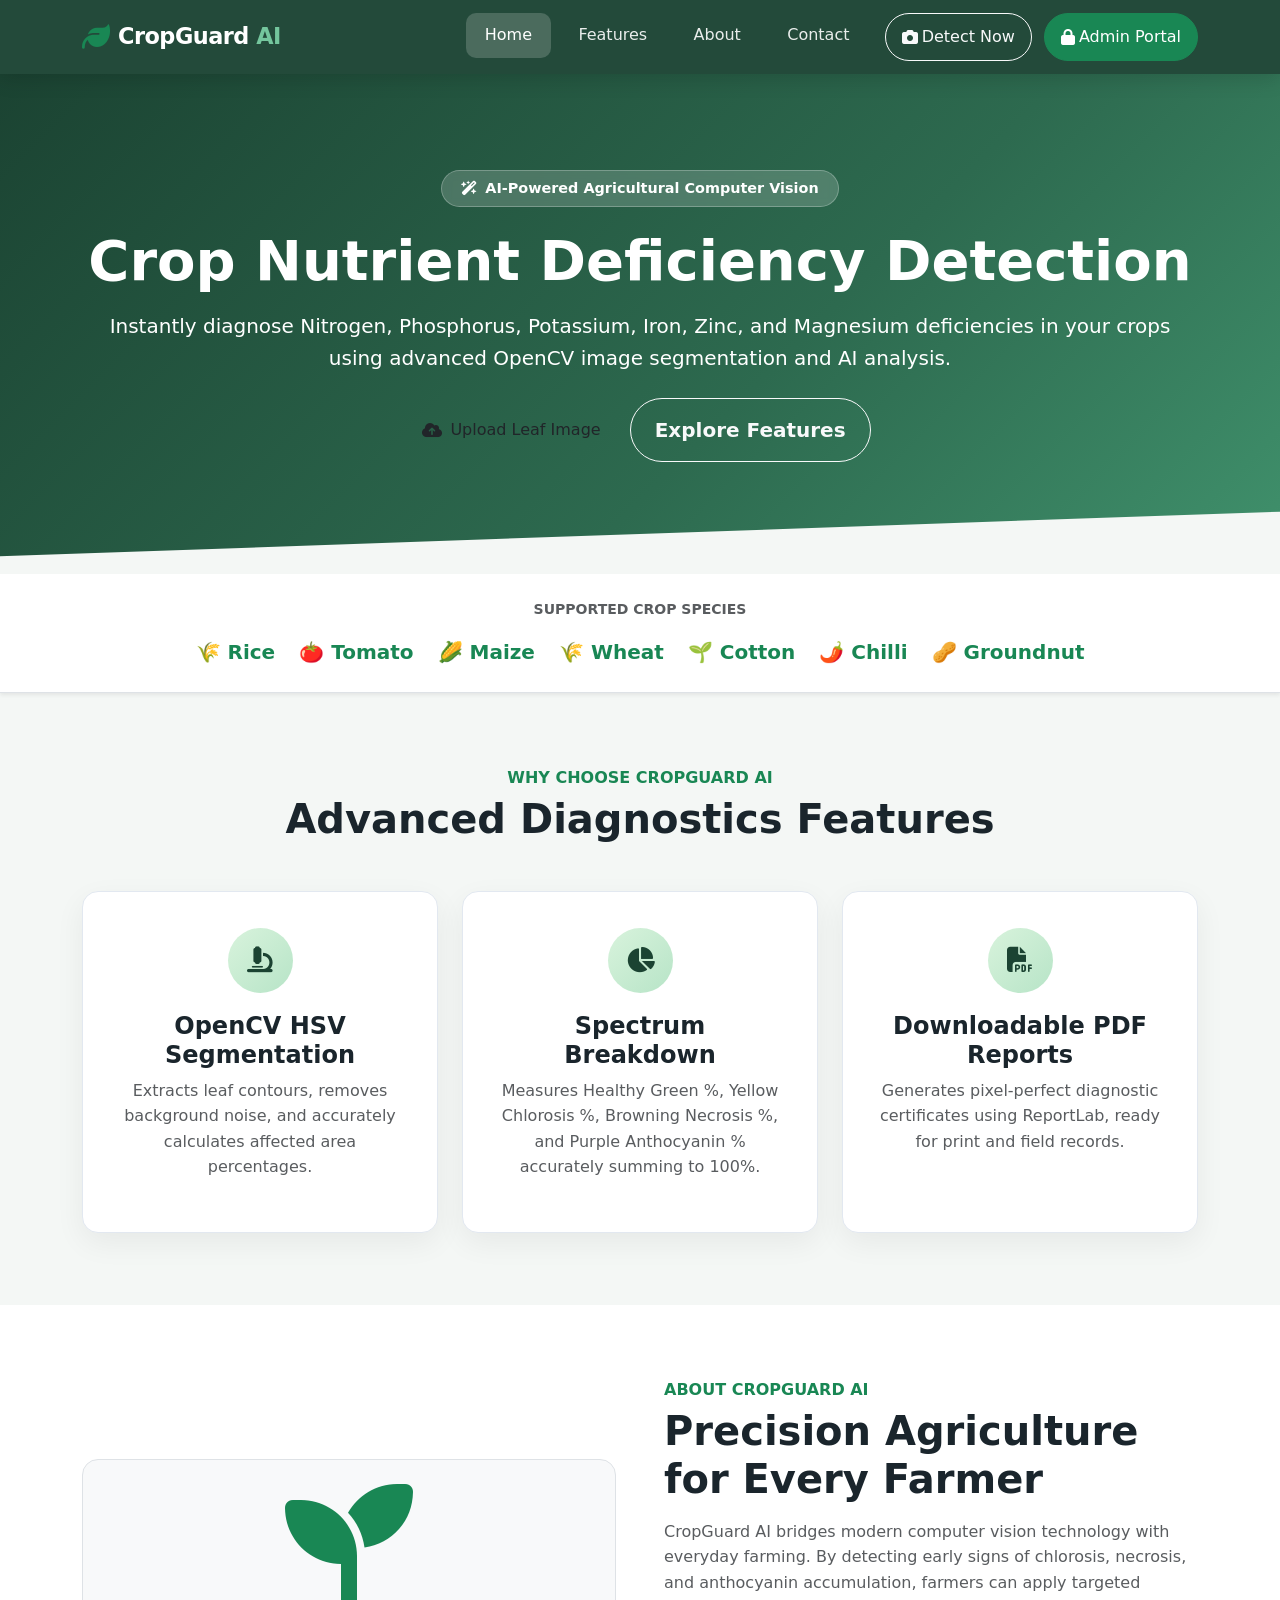
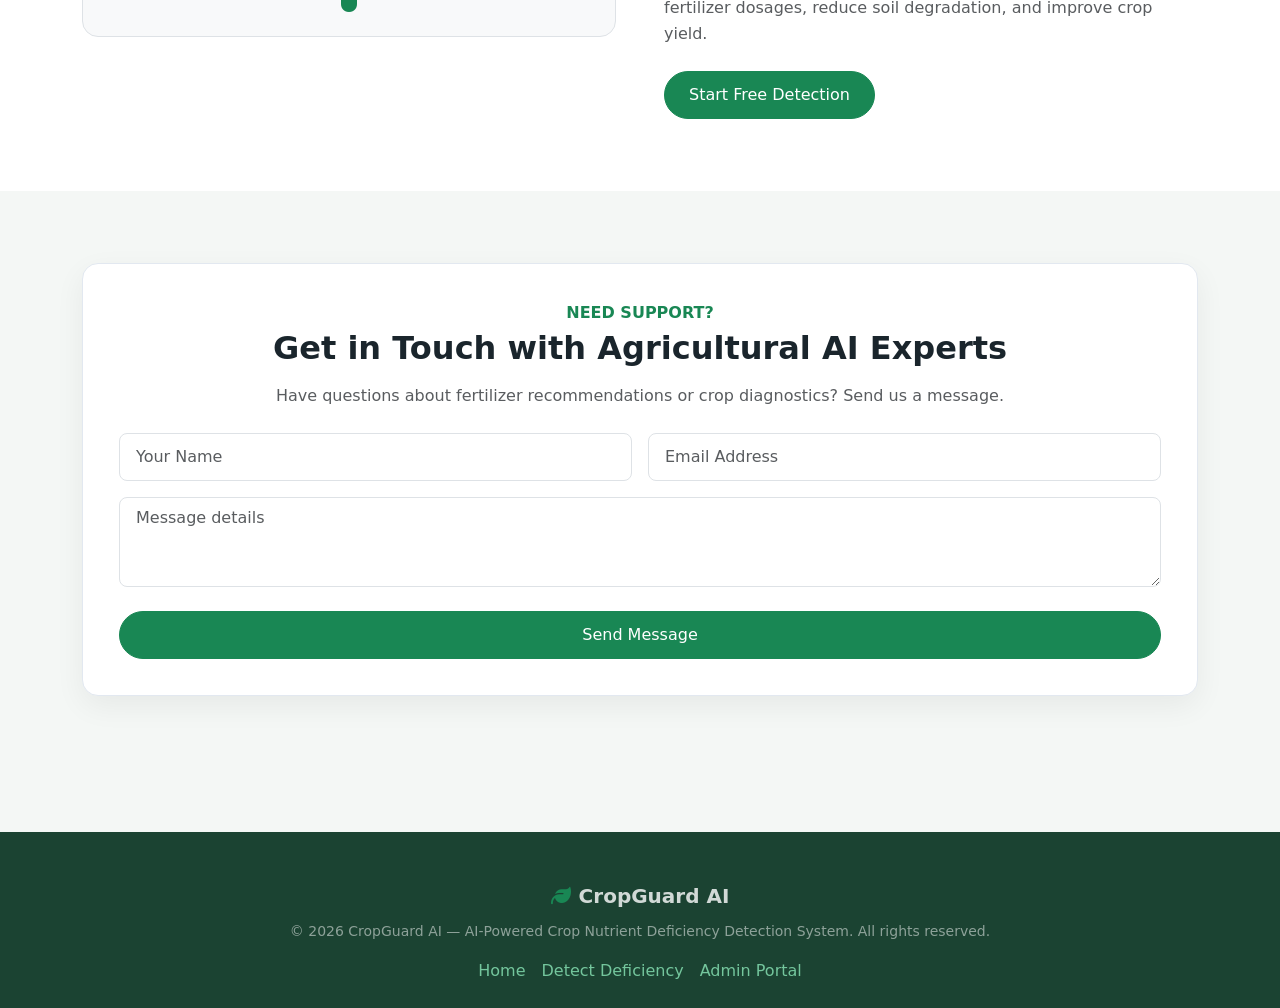
<file: index.html>
<!DOCTYPE html>
<html lang="en">
<head>
    <meta charset="UTF-8">
    <meta name="viewport" content="width=device-width, initial-scale=1.0">
    <title>CropGuard AI - Smart Crop Nutrient Deficiency Detection</title>
    <!-- Bootstrap 5 CSS & Font Awesome -->
    <link href="https://cdn.jsdelivr.net/npm/bootstrap@5.3.0/dist/css/bootstrap.min.css" rel="stylesheet">
    <link href="https://cdnjs.cloudflare.com/ajax/libs/font-awesome/6.4.0/css/all.min.css" rel="stylesheet">
    <link rel="stylesheet" href="/static/css/style.css">
</head>
<body>

    <!-- Navbar -->
    <nav class="navbar navbar-expand-lg navbar-custom">
        <div class="container">
            <a class="navbar-brand d-flex align-items-center gap-2" href="/">
                <i class="fa-solid fa-leaf text-success fs-3"></i>
                <span class="navbar-brand-text">CropGuard <span style="color: #74c69d;">AI</span></span>
            </a>
            <button class="navbar-toggler text-white" type="button" data-bs-toggle="collapse" data-bs-target="#navMenu">
                <i class="fa-solid fa-bars"></i>
            </button>
            <div class="collapse navbar-collapse" id="navMenu">
                <ul class="navbar-nav ms-auto mb-2 mb-lg-0 gap-2">
                    <li class="nav-item"><a class="nav-link nav-link-custom active" href="/">Home</a></li>
                    <li class="nav-item"><a class="nav-link nav-link-custom" href="#features">Features</a></li>
                    <li class="nav-item"><a class="nav-link nav-link-custom" href="#about">About</a></li>
                    <li class="nav-item"><a class="nav-link nav-link-custom" href="#contact">Contact</a></li>
                    <li class="nav-item ms-lg-2"><a class="btn btn-outline-light rounded-pill px-3" href="/detect"><i class="fa-solid fa-camera me-1"></i> Detect Now</a></li>
                    <li class="nav-item ms-lg-1"><a class="btn btn-success rounded-pill px-3" href="/admin/login"><i class="fa-solid fa-lock me-1"></i> Admin Portal</a></li>
                </ul>
            </div>
        </div>
    </nav>

    <!-- Hero Section -->
    <section class="hero-section text-center">
        <div class="container position-relative z-1">
            <span class="hero-badge"><i class="fa-solid fa-wand-magic-sparkles me-2"></i>AI-Powered Agricultural Computer Vision</span>
            <h1 class="display-3 fw-bold mb-3">Crop Nutrient Deficiency Detection</h1>
            <p class="lead max-w-700 mx-auto opacity-90 mb-4">
                Instantly diagnose Nitrogen, Phosphorus, Potassium, Iron, Zinc, and Magnesium deficiencies in your crops using advanced OpenCV image segmentation and AI analysis.
            </p>
            <div class="d-flex justify-content-center gap-3 flex-wrap">
                <a href="/detect" class="btn btn-hero">
                    <i class="fa-solid fa-cloud-arrow-up me-2"></i> Upload Leaf Image
                </a>
                <a href="#features" class="btn btn-outline-light rounded-pill px-4 py-3 fw-semibold fs-5">
                    Explore Features
                </a>
            </div>
        </div>
    </section>

    <!-- Supported Crops Ribbon -->
    <section class="bg-white py-4 shadow-sm border-bottom">
        <div class="container text-center">
            <p class="text-muted fw-bold text-uppercase small tracking-wide mb-3">Supported Crop Species</p>
            <div class="d-flex justify-content-center align-items-center gap-4 flex-wrap text-success fs-5 fw-semibold">
                <span>🌾 Rice</span>
                <span>🍅 Tomato</span>
                <span>🌽 Maize</span>
                <span>🌾 Wheat</span>
                <span>🌱 Cotton</span>
                <span>🌶️ Chilli</span>
                <span>🥜 Groundnut</span>
            </div>
        </div>
    </section>

    <!-- Features Section -->
    <section id="features" class="py-5">
        <div class="container py-4">
            <div class="text-center mb-5">
                <span class="text-success fw-bold text-uppercase tracking-wide">Why Choose CropGuard AI</span>
                <h2 class="display-6 fw-bold mt-1">Advanced Diagnostics Features</h2>
            </div>
            <div class="row g-4">
                <div class="col-md-4">
                    <div class="glass-card h-100 text-center">
                        <div class="feature-icon-wrapper mx-auto"><i class="fa-solid fa-microscope"></i></div>
                        <h4 class="fw-bold mb-2">OpenCV HSV Segmentation</h4>
                        <p class="text-muted">Extracts leaf contours, removes background noise, and accurately calculates affected area percentages.</p>
                    </div>
                </div>
                <div class="col-md-4">
                    <div class="glass-card h-100 text-center">
                        <div class="feature-icon-wrapper mx-auto"><i class="fa-solid fa-chart-pie"></i></div>
                        <h4 class="fw-bold mb-2">Spectrum Breakdown</h4>
                        <p class="text-muted">Measures Healthy Green %, Yellow Chlorosis %, Browning Necrosis %, and Purple Anthocyanin % accurately summing to 100%.</p>
                    </div>
                </div>
                <div class="col-md-4">
                    <div class="glass-card h-100 text-center">
                        <div class="feature-icon-wrapper mx-auto"><i class="fa-solid fa-file-pdf"></i></div>
                        <h4 class="fw-bold mb-2">Downloadable PDF Reports</h4>
                        <p class="text-muted">Generates pixel-perfect diagnostic certificates using ReportLab, ready for print and field records.</p>
                    </div>
                </div>
            </div>
        </div>
    </section>

    <!-- About Section -->
    <section id="about" class="py-5 bg-white">
        <div class="container py-4">
            <div class="row align-items-center g-5">
                <div class="col-lg-6">
                    <div class="p-4 rounded-4 bg-light border text-center">
                        <i class="fa-solid fa-seedling text-success" style="font-size: 8rem;"></i>
                    </div>
                </div>
                <div class="col-lg-6">
                    <span class="text-success fw-bold text-uppercase tracking-wide">About CropGuard AI</span>
                    <h2 class="display-6 fw-bold mt-1 mb-3">Precision Agriculture for Every Farmer</h2>
                    <p class="text-muted leading-relaxed mb-4">
                        CropGuard AI bridges modern computer vision technology with everyday farming. By detecting early signs of chlorosis, necrosis, and anthocyanin accumulation, farmers can apply targeted fertilizer dosages, reduce soil degradation, and improve crop yield.
                    </p>
                    <a href="/detect" class="btn btn-success rounded-pill px-4 py-2 font-semibold">Start Free Detection</a>
                </div>
            </div>
        </div>
    </section>

    <!-- Contact Section -->
    <section id="contact" class="py-5">
        <div class="container py-4 text-center">
            <div class="max-w-700 mx-auto glass-card">
                <span class="text-success fw-bold text-uppercase tracking-wide">Need Support?</span>
                <h2 class="fw-bold mt-1 mb-3">Get in Touch with Agricultural AI Experts</h2>
                <p class="text-muted mb-4">Have questions about fertilizer recommendations or crop diagnostics? Send us a message.</p>
                <form onsubmit="alert('Thank you! Our agricultural expert will contact you shortly.'); return false;">
                    <div class="row g-3">
                        <div class="col-md-6"><input type="text" class="form-control form-control-lg rounded-3" placeholder="Your Name" required></div>
                        <div class="col-md-6"><input type="email" class="form-control form-control-lg rounded-3" placeholder="Email Address" required></div>
                        <div class="col-12"><textarea class="form-control form-control-lg rounded-3" rows="3" placeholder="Message details" required></textarea></div>
                        <div class="col-12"><button type="submit" class="btn btn-success btn-lg rounded-pill w-100">Send Message</button></div>
                    </div>
                </form>
            </div>
        </div>
    </section>

    <!-- Footer -->
    <footer class="footer-custom">
        <div class="container text-center">
            <p class="fw-bold fs-5 mb-2"><i class="fa-solid fa-leaf text-success me-2"></i>CropGuard AI</p>
            <p class="small text-white-50 mb-3">&copy; 2026 CropGuard AI — AI-Powered Crop Nutrient Deficiency Detection System. All rights reserved.</p>
            <div class="d-flex justify-content-center gap-3">
                <a href="/">Home</a>
                <a href="/detect">Detect Deficiency</a>
                <a href="/admin/login">Admin Portal</a>
            </div>
        </div>
    </footer>

    <script src="https://cdn.jsdelivr.net/npm/bootstrap@5.3.0/dist/js/bootstrap.bundle.min.js"></script>
</body>
</html>
</file>
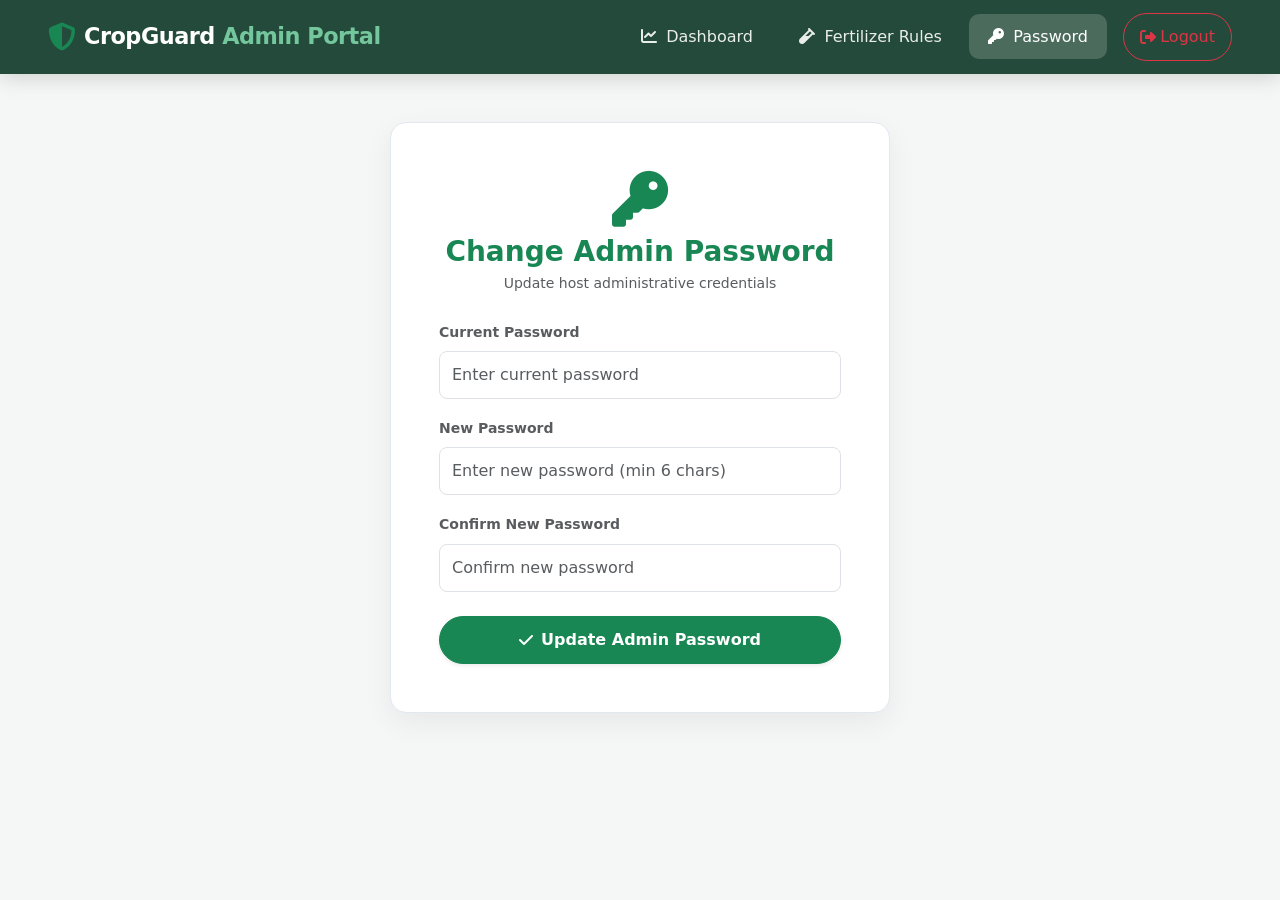
<file: admin_password.html>
<!DOCTYPE html>
<html lang="en">
<head>
    <meta charset="UTF-8">
    <meta name="viewport" content="width=device-width, initial-scale=1.0">
    <title>CropGuard AI - Change Admin Password</title>
    <link href="https://cdn.jsdelivr.net/npm/bootstrap@5.3.0/dist/css/bootstrap.min.css" rel="stylesheet">
    <link href="https://cdnjs.cloudflare.com/ajax/libs/font-awesome/6.4.0/css/all.min.css" rel="stylesheet">
    <link rel="stylesheet" href="/static/css/style.css">
</head>
<body>

    <!-- Admin Navigation -->
    <nav class="navbar navbar-expand-lg navbar-custom">
        <div class="container-fluid px-4">
            <a class="navbar-brand d-flex align-items-center gap-2" href="/admin/dashboard">
                <i class="fa-solid fa-shield-halved text-success fs-3"></i>
                <span class="navbar-brand-text">CropGuard <span style="color: #74c69d;">Admin Portal</span></span>
            </a>
            <div class="navbar-nav ms-auto gap-2 align-items-center">
                <a class="nav-link nav-link-custom" href="/admin/dashboard"><i class="fa-solid fa-chart-line me-1"></i> Dashboard</a>
                <a class="nav-link nav-link-custom" href="/admin/fertilizers"><i class="fa-solid fa-vial me-1"></i> Fertilizer Rules</a>
                <a class="nav-link nav-link-custom active" href="/admin/password"><i class="fa-solid fa-key me-1"></i> Password</a>
                <a class="btn btn-outline-danger btn-sm rounded-pill px-3 ms-2" href="/admin/logout"><i class="fa-solid fa-right-from-bracket me-1"></i> Logout</a>
            </div>
        </div>
    </nav>

    <!-- Change Password Form -->
    <div class="container py-5">
        <div class="max-w-700 mx-auto glass-card bg-white p-5" style="max-width: 500px;">
            <div class="text-center mb-4">
                <i class="fa-solid fa-key text-success display-4 mb-2"></i>
                <h3 class="fw-bold text-success mb-1">Change Admin Password</h3>
                <p class="text-muted small">Update host administrative credentials</p>
            </div>

            <div id="pw-alert"></div>

            <form onsubmit="handlePasswordChange(event)">
                <div class="mb-3">
                    <label class="form-label fw-bold small text-muted">Current Password</label>
                    <input type="password" id="curr-pw" class="form-control rounded-3" placeholder="Enter current password" required>
                </div>
                <div class="mb-3">
                    <label class="form-label fw-bold small text-muted">New Password</label>
                    <input type="password" id="new-pw" class="form-control rounded-3" placeholder="Enter new password (min 6 chars)" required>
                </div>
                <div class="mb-4">
                    <label class="form-label fw-bold small text-muted">Confirm New Password</label>
                    <input type="password" id="confirm-pw" class="form-control rounded-3" placeholder="Confirm new password" required>
                </div>
                <button type="submit" class="btn btn-success btn-lg rounded-pill w-100 fw-bold shadow-sm">
                    <i class="fa-solid fa-check me-2"></i> Update Admin Password
                </button>
            </form>
        </div>
    </div>

    <script src="https://cdn.jsdelivr.net/npm/bootstrap@5.3.0/dist/js/bootstrap.bundle.min.js"></script>
    <script>
        async function handlePasswordChange(e) {
            e.preventDefault();
            const curr = document.getElementById('curr-pw').value;
            const newPw = document.getElementById('new-pw').value;
            const confirmPw = document.getElementById('confirm-pw').value;

            const alertDiv = document.getElementById('pw-alert');
            if (newPw !== confirmPw) {
                alertDiv.innerHTML = '<div class="alert alert-danger">New passwords do not match.</div>';
                return;
            }

            try {
                const res = await fetch('/api/admin/change-password', {
                    method: 'POST',
                    headers: {'Content-Type': 'application/json'},
                    body: JSON.stringify({ current_password: curr, new_password: newPw })
                });
                const data = await res.json();
                if (data.success) {
                    alertDiv.innerHTML = '<div class="alert alert-success">Admin password updated successfully!</div>';
                    document.getElementById('curr-pw').value = '';
                    document.getElementById('new-pw').value = '';
                    document.getElementById('confirm-pw').value = '';
                } else {
                    alertDiv.innerHTML = `<div class="alert alert-danger">${data.message}</div>`;
                }
            } catch (err) {
                alertDiv.innerHTML = '<div class="alert alert-danger">Failed to update password.</div>';
            }
        }
    </script>
</body>
</html>
</file>
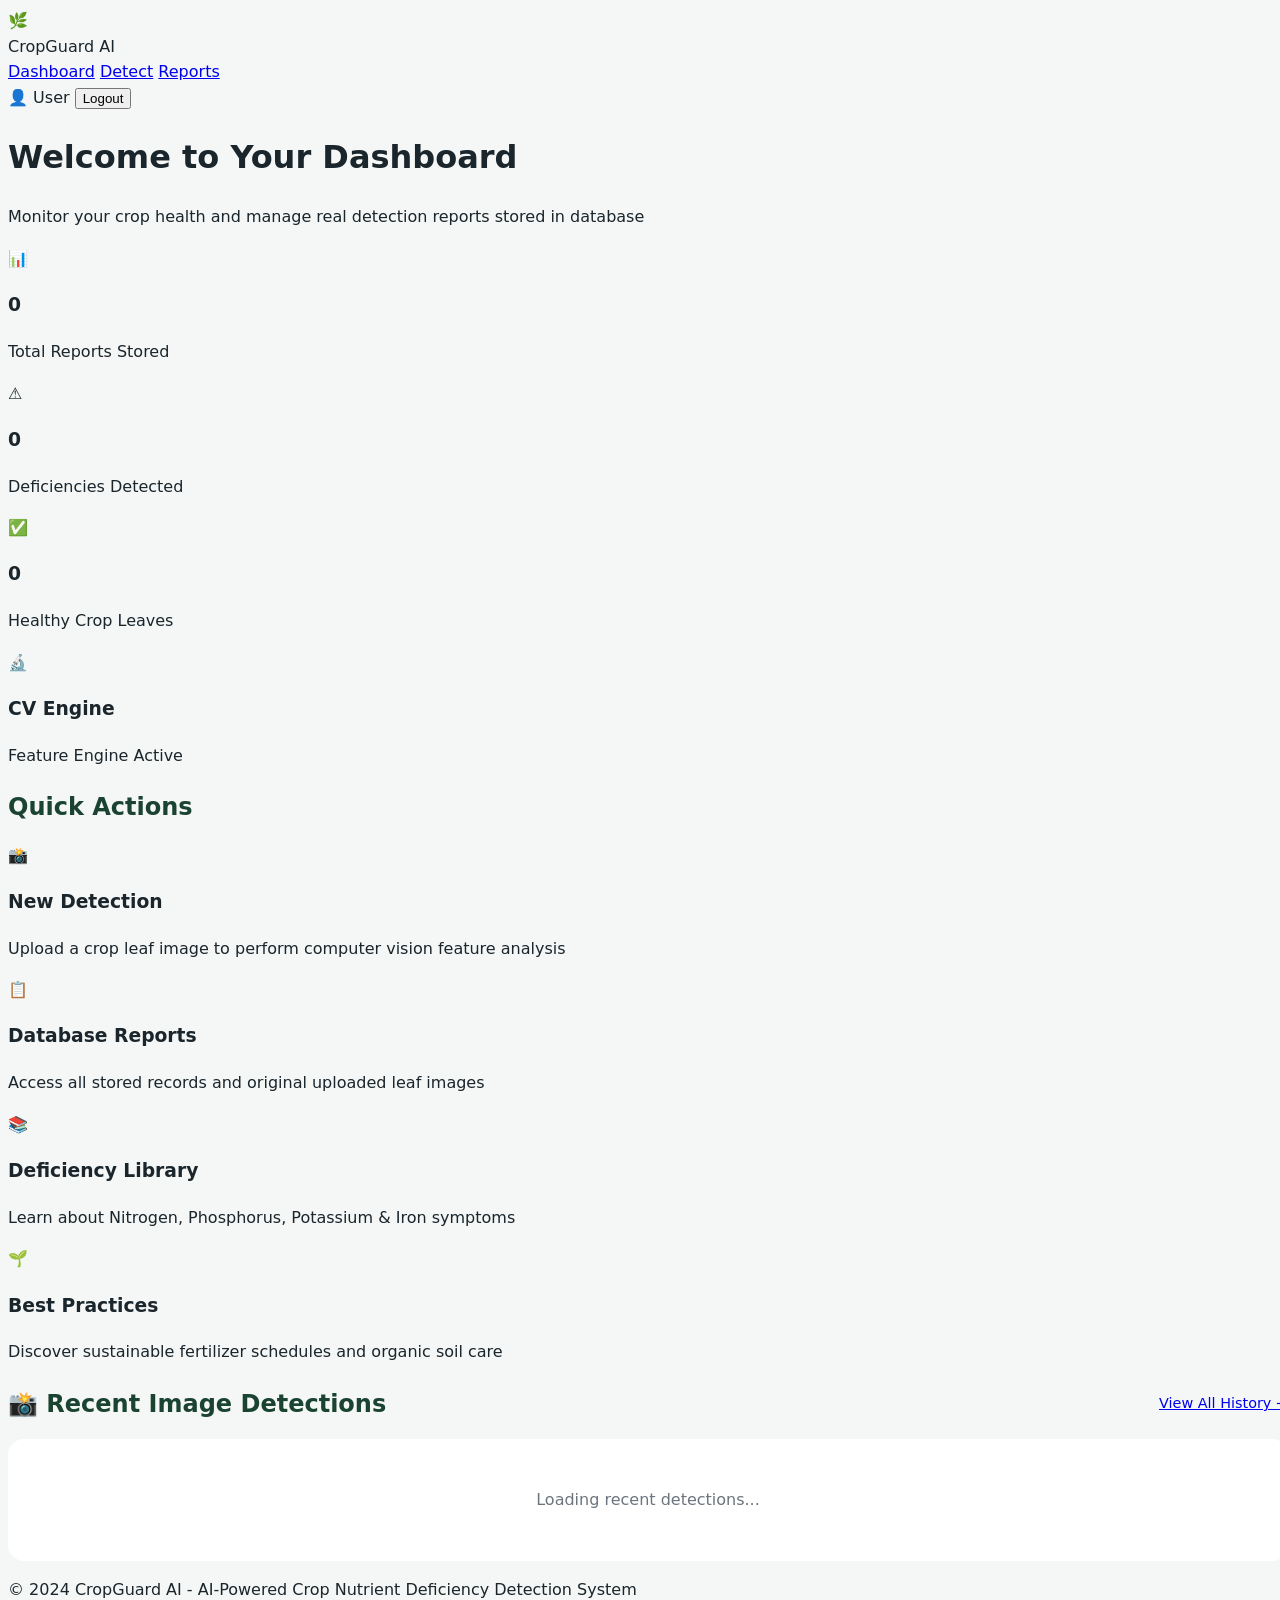
<file: dashboard.html>
<!DOCTYPE html>
<html lang="en">
<head>
    <meta charset="UTF-8">
    <meta name="viewport" content="width=device-width, initial-scale=1.0">
    <title>CropGuard AI - Dashboard</title>
    <link rel="stylesheet" href="/static/css/style.css">
</head>
<body>
    <!-- Navigation -->
    <nav class="navbar">
        <div class="navbar-brand">
            <div class="logo-icon">🌿</div>
            <span>CropGuard AI</span>
        </div>
        <div class="navbar-nav">
            <a href="/dashboard" class="active">Dashboard</a>
            <a href="/detect">Detect</a>
            <a href="/reports">Reports</a>
        </div>
        <div class="nav-user">
            <span class="user-badge" id="user-name" data-name="User">👤 User</span>
            <button class="btn-logout" onclick="handleLogout()">Logout</button>
        </div>
    </nav>

    <!-- Dashboard Content -->
    <div class="dashboard-container">
        <div class="page-header">
            <h1>Welcome to Your Dashboard</h1>
            <p>Monitor your crop health and manage real detection reports stored in database</p>
        </div>

        <!-- Stats Cards -->
        <div class="stats-grid">
            <div class="stat-card">
                <div class="stat-icon blue">📊</div>
                <div class="stat-info">
                    <h3 id="total-reports">0</h3>
                    <p>Total Reports Stored</p>
                </div>
            </div>
            <div class="stat-card">
                <div class="stat-icon orange">⚠️</div>
                <div class="stat-info">
                    <h3 id="deficiency-found">0</h3>
                    <p>Deficiencies Detected</p>
                </div>
            </div>
            <div class="stat-card">
                <div class="stat-icon green">✅</div>
                <div class="stat-info">
                    <h3 id="healthy-crops">0</h3>
                    <p>Healthy Crop Leaves</p>
                </div>
            </div>
            <div class="stat-card">
                <div class="stat-icon purple">🔬</div>
                <div class="stat-info">
                    <h3>CV Engine</h3>
                    <p>Feature Engine Active</p>
                </div>
            </div>
        </div>

        <!-- Quick Actions -->
        <h2 style="margin-bottom: 1rem; color: var(--primary-dark);">Quick Actions</h2>
        <div class="quick-actions">
            <div class="action-card" onclick="window.location.href='/detect'">
                <div class="icon">📸</div>
                <h3>New Detection</h3>
                <p>Upload a crop leaf image to perform computer vision feature analysis</p>
            </div>
            <div class="action-card" onclick="window.location.href='/reports'">
                <div class="icon">📋</div>
                <h3>Database Reports</h3>
                <p>Access all stored records and original uploaded leaf images</p>
            </div>
            <div class="action-card">
                <div class="icon">📚</div>
                <h3>Deficiency Library</h3>
                <p>Learn about Nitrogen, Phosphorus, Potassium & Iron symptoms</p>
            </div>
            <div class="action-card">
                <div class="icon">🌱</div>
                <h3>Best Practices</h3>
                <p>Discover sustainable fertilizer schedules and organic soil care</p>
            </div>
        </div>

        <!-- Recent Activity Feed -->
        <h2 style="margin-bottom: 1rem; color: var(--primary-dark); display: flex; justify-content: space-between; align-items: center;">
            <span>📸 Recent Image Detections</span>
            <a href="/reports" style="font-size: 0.9rem; font-weight: 500;">View All History &rarr;</a>
        </h2>
        <div id="recent-activity" class="recent-grid">
            <div style="padding: 2rem; text-align: center; color: var(--text-muted); background: white; border-radius: var(--radius); width: 100%;">
                <p>Loading recent detections...</p>
            </div>
        </div>
    </div>

    <div class="footer">
        <p>&copy; 2024 CropGuard AI - AI-Powered Crop Nutrient Deficiency Detection System</p>
    </div>

    <script src="/static/js/app.js"></script>
</body>
</html>
</file>
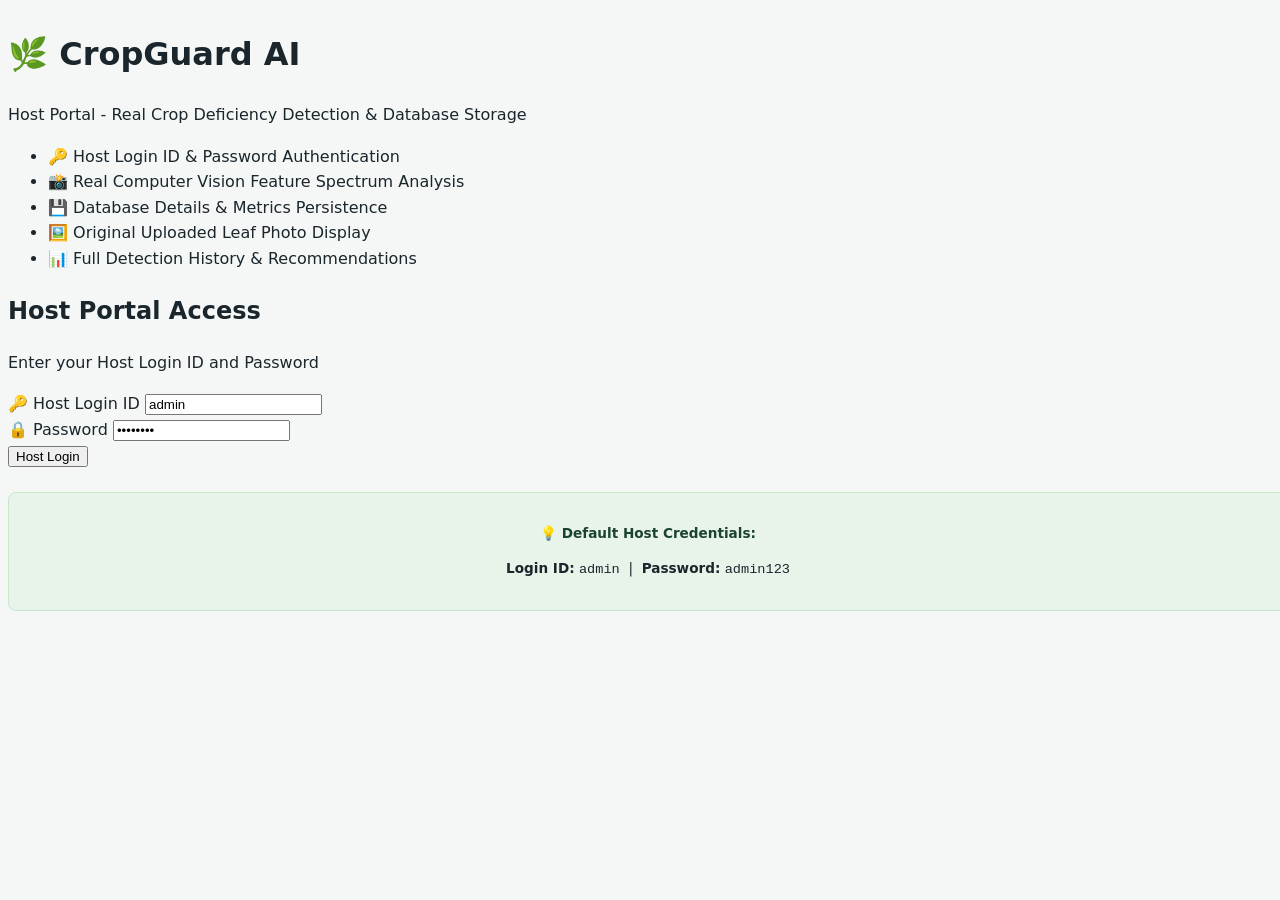
<file: login.html>
<!DOCTYPE html>
<html lang="en">
<head>
    <meta charset="UTF-8">
    <meta name="viewport" content="width=device-width, initial-scale=1.0">
    <title>CropGuard AI - Host Login</title>
    <link rel="stylesheet" href="/static/css/style.css">
</head>
<body>
    <div class="auth-container">
        <div class="auth-left">
            <h1>🌿 CropGuard AI</h1>
            <p>Host Portal - Real Crop Deficiency Detection & Database Storage</p>
            <ul class="features-list">
                <li>🔑 Host Login ID & Password Authentication</li>
                <li>📸 Real Computer Vision Feature Spectrum Analysis</li>
                <li>💾 Database Details & Metrics Persistence</li>
                <li>🖼️ Original Uploaded Leaf Photo Display</li>
                <li>📊 Full Detection History & Recommendations</li>
            </ul>
        </div>
        <div class="auth-right">
            <div class="auth-form">
                <h2>Host Portal Access</h2>
                <p class="subtitle">Enter your Host Login ID and Password</p>
                
                <div id="login-alert" class="alert"></div>
                
                <form onsubmit="handleLogin(event)">
                    <div class="form-group">
                        <label for="username">🔑 Host Login ID</label>
                        <input type="text" id="username" placeholder="Enter Host Login ID" value="admin" required>
                    </div>
                    <div class="form-group">
                        <label for="password">🔒 Password</label>
                        <input type="password" id="password" placeholder="Enter Password" value="admin123" required>
                    </div>
                    <button type="submit" class="btn-primary">Host Login</button>
                </form>

                <div style="margin-top: 1.5rem; background: #e8f4ea; border: 1px solid #c8e6c9; border-radius: 8px; padding: 1rem; text-align: center;">
                    <p style="font-size: 0.85rem; font-weight: 600; color: var(--primary-dark); margin-bottom: 0.4rem;">
                        💡 Default Host Credentials:
                    </p>
                    <p style="font-size: 0.85rem; color: var(--text-dark);">
                        <strong>Login ID:</strong> <code>admin</code> &nbsp;|&nbsp; <strong>Password:</strong> <code>admin123</code>
                    </p>
                </div>
            </div>
        </div>
    </div>
    <script src="/static/js/app.js"></script>
</body>
</html>
</file>
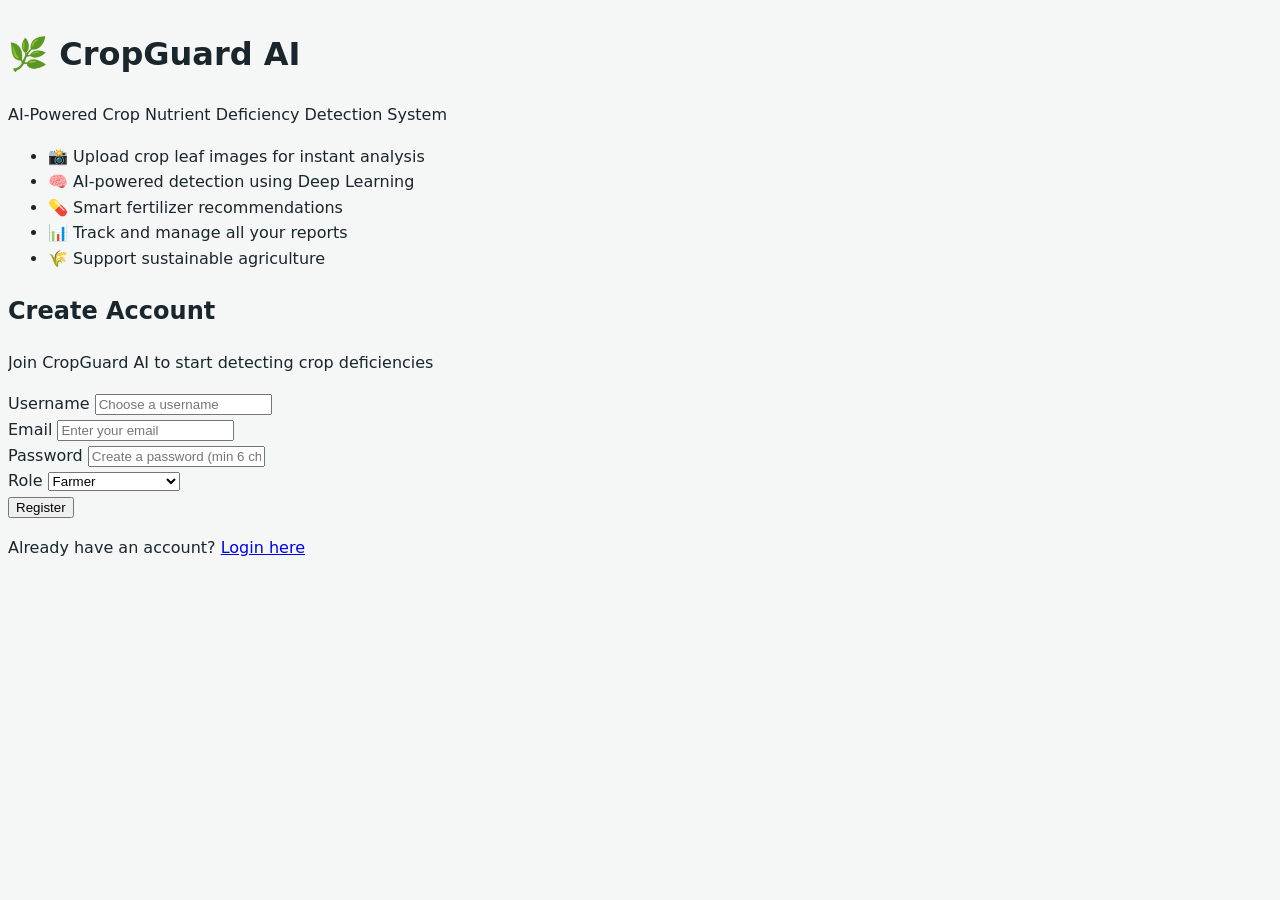
<file: register.html>
<!DOCTYPE html>
<html lang="en">
<head>
    <meta charset="UTF-8">
    <meta name="viewport" content="width=device-width, initial-scale=1.0">
    <title>CropGuard AI - Register</title>
    <link rel="stylesheet" href="/static/css/style.css">
</head>
<body>
    <div class="auth-container">
        <div class="auth-left">
            <h1>🌿 CropGuard AI</h1>
            <p>AI-Powered Crop Nutrient Deficiency Detection System</p>
            <ul class="features-list">
                <li>📸 Upload crop leaf images for instant analysis</li>
                <li>🧠 AI-powered detection using Deep Learning</li>
                <li>💊 Smart fertilizer recommendations</li>
                <li>📊 Track and manage all your reports</li>
                <li>🌾 Support sustainable agriculture</li>
            </ul>
        </div>
        <div class="auth-right">
            <div class="auth-form">
                <h2>Create Account</h2>
                <p class="subtitle">Join CropGuard AI to start detecting crop deficiencies</p>
                
                <div id="register-alert" class="alert"></div>
                
                <form onsubmit="handleRegister(event)">
                    <div class="form-group">
                        <label for="username">Username</label>
                        <input type="text" id="username" placeholder="Choose a username" required>
                    </div>
                    <div class="form-group">
                        <label for="email">Email</label>
                        <input type="email" id="email" placeholder="Enter your email" required>
                    </div>
                    <div class="form-group">
                        <label for="password">Password</label>
                        <input type="password" id="password" placeholder="Create a password (min 6 chars)" required>
                    </div>
                    <div class="form-group">
                        <label for="role">Role</label>
                        <select id="role">
                            <option value="farmer">Farmer</option>
                            <option value="researcher">Researcher</option>
                            <option value="officer">Agricultural Officer</option>
                            <option value="student">Student</option>
                        </select>
                    </div>
                    <button type="submit" class="btn-primary">Register</button>
                </form>
                
                <p class="switch-text">
                    Already have an account? <a href="/login">Login here</a>
                </p>
            </div>
        </div>
    </div>
    <script src="/static/js/app.js"></script>
</body>
</html>
</file>
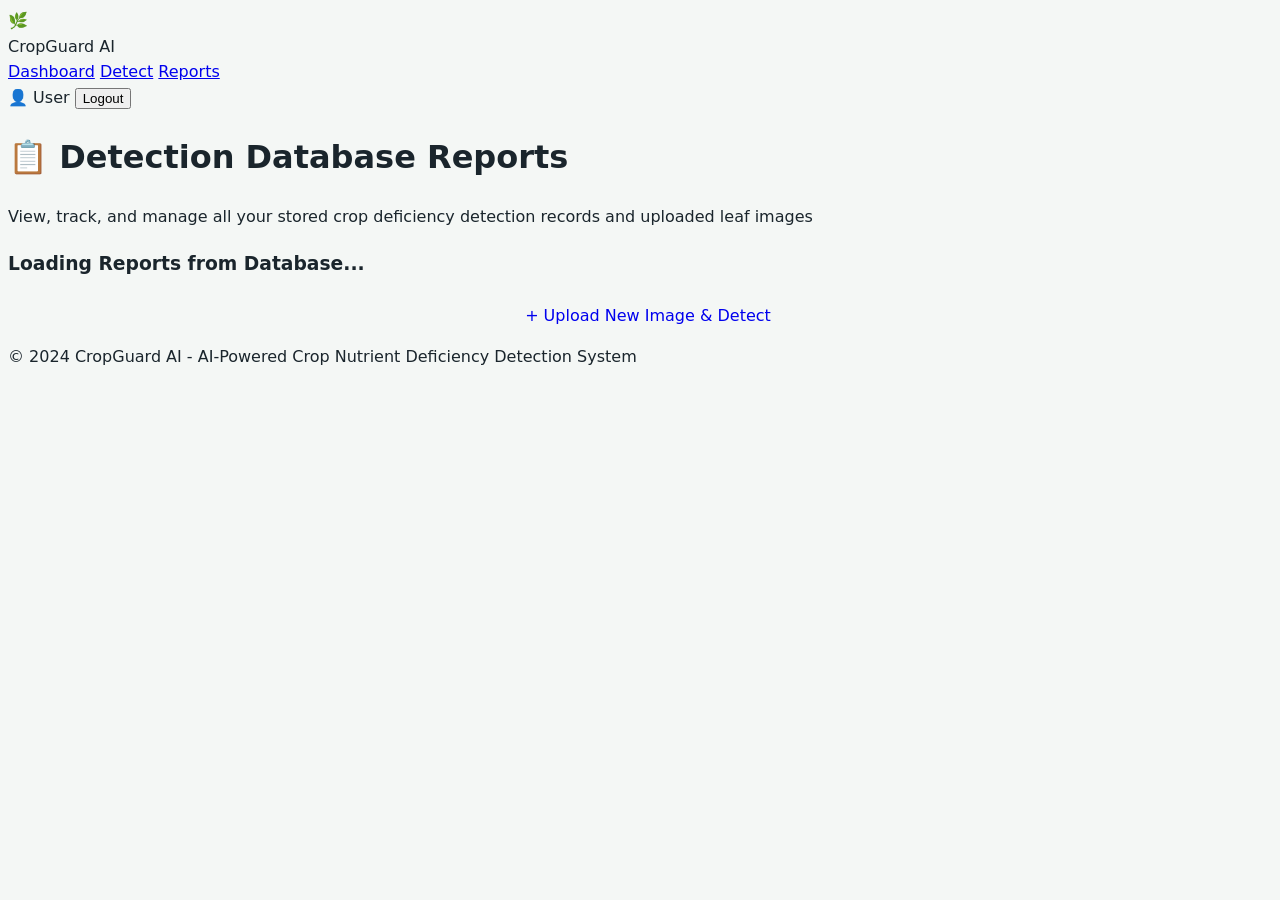
<file: reports.html>
<!DOCTYPE html>
<html lang="en">
<head>
    <meta charset="UTF-8">
    <meta name="viewport" content="width=device-width, initial-scale=1.0">
    <title>CropGuard AI - Database Reports</title>
    <link rel="stylesheet" href="/static/css/style.css">
</head>
<body>
    <!-- Navigation -->
    <nav class="navbar">
        <div class="navbar-brand">
            <div class="logo-icon">🌿</div>
            <span>CropGuard AI</span>
        </div>
        <div class="navbar-nav">
            <a href="/dashboard">Dashboard</a>
            <a href="/detect">Detect</a>
            <a href="/reports" class="active">Reports</a>
        </div>
        <div class="nav-user">
            <span class="user-badge">👤 User</span>
            <button class="btn-logout" onclick="handleLogout()">Logout</button>
        </div>
    </nav>

    <!-- Reports Content -->
    <div class="reports-container">
        <div class="page-header">
            <h1>📋 Detection Database Reports</h1>
            <p>View, track, and manage all your stored crop deficiency detection records and uploaded leaf images</p>
        </div>

        <div id="reports-alert" class="alert"></div>

        <div class="reports-table" id="reports-table-container">
            <div class="loading-overlay active">
                <div class="spinner"></div>
                <h3>Loading Reports from Database...</h3>
            </div>
        </div>

        <div style="margin-top: 1.5rem; text-align: center;">
            <a href="/detect" class="btn-detect" style="text-decoration: none;">+ Upload New Image & Detect</a>
        </div>
    </div>

    <div class="footer">
        <p>&copy; 2024 CropGuard AI - AI-Powered Crop Nutrient Deficiency Detection System</p>
    </div>

    <script src="/static/js/app.js"></script>
</body>
</html>
</file>
<file: static/css/style.css>
/* ===== CropGuard AI - Mobile-First Responsive Design System ===== */
:root {
    --primary: #2d6a4f;
    --primary-light: #40916c;
    --primary-dark: #1b4332;
    --primary-accent: #74c69d;
    --secondary: #d4a373;
    --accent-orange: #e76f51;
    --bg-light: #f4f7f5;
    --bg-white: #ffffff;
    --text-dark: #1a252c;
    --text-muted: #6c757d;
    --border-color: #e2e8f0;
    --card-shadow: 0 10px 30px rgba(0, 0, 0, 0.06);
    --card-shadow-hover: 0 15px 35px rgba(0, 0, 0, 0.12);
    --radius: 16px;
    --radius-sm: 10px;
}

/* Global Reset & Prevent Horizontal Scroll */
*, *::before, *::after {
    box-sizing: border-box;
}

html, body {
    width: 100%;
    max-width: 100%;
    overflow-x: hidden !important;
    font-family: 'Inter', system-ui, -apple-system, BlinkMacSystemFont, 'Segoe UI', Roboto, sans-serif;
    background-color: var(--bg-light);
    color: var(--text-dark);
    line-height: 1.6;
    -webkit-tap-highlight-color: transparent;
}

/* Responsive Touch Targets (Min 48px height) */
.btn, .form-select, .form-control {
    min-height: 48px;
    display: inline-flex;
    align-items: center;
    justify-content: center;
    font-size: 1rem;
}

/* Glassmorphism Navbar */
.navbar-custom {
    background: rgba(27, 67, 50, 0.96);
    backdrop-filter: blur(12px);
    -webkit-backdrop-filter: blur(12px);
    box-shadow: 0 4px 20px rgba(0, 0, 0, 0.15);
    padding: 0.8rem 1.5rem;
    position: sticky;
    top: 0;
    z-index: 1050;
}

.navbar-brand-text {
    font-size: clamp(1.1rem, 4vw, 1.4rem);
    font-weight: 800;
    color: #ffffff !important;
    letter-spacing: -0.5px;
}

.nav-link-custom {
    color: rgba(255, 255, 255, 0.9) !important;
    font-weight: 500;
    padding: 0.6rem 1.2rem !important;
    border-radius: var(--radius-sm);
    transition: all 0.3s ease;
}

.nav-link-custom:hover,
.nav-link-custom.active {
    color: #ffffff !important;
    background: rgba(255, 255, 255, 0.18);
}

/* Hero Section - Scalable Responsive Typography */
.hero-section {
    background: linear-gradient(135deg, #1b4332 0%, #2d6a4f 60%, #40916c 100%);
    color: white;
    padding: clamp(3rem, 8vw, 6rem) 1rem clamp(4rem, 10vw, 7rem);
    position: relative;
    overflow: hidden;
}

.hero-section h1 {
    font-size: clamp(1.8rem, 6vw, 3.5rem);
    line-height: 1.2;
}

.hero-section p {
    font-size: clamp(1rem, 2.5vw, 1.25rem);
}

.hero-section::after {
    content: '';
    position: absolute;
    bottom: -40px;
    left: 0;
    right: 0;
    height: 80px;
    background: var(--bg-light);
    transform: skewY(-2deg);
}

.hero-badge {
    display: inline-block;
    background: rgba(255, 255, 255, 0.18);
    backdrop-filter: blur(5px);
    padding: 0.4rem 1.2rem;
    border-radius: 30px;
    font-size: clamp(0.75rem, 2vw, 0.9rem);
    font-weight: 600;
    margin-bottom: 1.2rem;
    border: 1px solid rgba(255, 255, 255, 0.25);
}

/* Cards & Glassmorphism */
.glass-card {
    background: var(--bg-white);
    border-radius: var(--radius);
    box-shadow: var(--card-shadow);
    border: 1px solid var(--border-color);
    padding: clamp(1.25rem, 4vw, 2.25rem);
    transition: all 0.3s ease;
}

.glass-card:hover {
    box-shadow: var(--card-shadow-hover);
}

/* Feature Icons */
.feature-icon-wrapper {
    width: 65px;
    height: 65px;
    border-radius: 50%;
    background: linear-gradient(135deg, #d8f3dc, #b7e4c7);
    color: var(--primary-dark);
    display: flex;
    align-items: center;
    justify-content: center;
    font-size: 1.6rem;
    margin-bottom: 1.2rem;
}

/* Severity Badges */
.severity-badge {
    display: inline-block;
    padding: 0.4rem 1rem;
    border-radius: 30px;
    font-size: 0.85rem;
    font-weight: 700;
}
.severity-mild { background: #d4edda; color: #155724; border: 1px solid #c3e6cb; }
.severity-moderate { background: #fff3cd; color: #856404; border: 1px solid #ffeeba; }
.severity-severe { background: #f8d7da; color: #721c24; border: 1px solid #f5c6cb; }
.severity-none { background: #e2e3e5; color: #383d41; border: 1px solid #d6d8db; }

/* Progress Bars */
.progress-bar-custom {
    height: 10px;
    border-radius: 5px;
    background: #e9ecef;
    overflow: hidden;
}
.progress-bar-custom .fill {
    height: 100%;
    border-radius: 5px;
    transition: width 1s ease-in-out;
}

/* Action Plan Container */
.recommendation-card {
    background: #e8f5e9;
    border-left: 5px solid var(--primary);
    border-radius: 0 var(--radius-sm) var(--radius-sm) 0;
    padding: clamp(1rem, 3vw, 1.75rem);
}

/* Responsive Table Styling */
.table-responsive {
    width: 100%;
    overflow-x: auto;
    -webkit-overflow-scrolling: touch;
}

.custom-table {
    width: 100%;
    border-collapse: separate;
    border-spacing: 0;
    background: white;
}

.custom-table th {
    background: var(--primary-dark);
    color: white;
    font-weight: 600;
    padding: 0.85rem 1rem;
    border: none;
    white-space: nowrap;
}

.custom-table td {
    padding: 0.85rem 1rem;
    vertical-align: middle;
    border-bottom: 1px solid var(--border-color);
    white-space: nowrap;
}

/* Footer */
.footer-custom {
    background: var(--primary-dark);
    color: rgba(255, 255, 255, 0.8);
    padding: 3rem 1rem 1.5rem;
    margin-top: 4rem;
}

.footer-custom a {
    color: var(--primary-accent);
    text-decoration: none;
}

.footer-custom a:hover {
    color: white;
}

/* ===== MEDIA QUERIES FOR MOBILE, TABLET, LAPTOP, DESKTOP ===== */

/* Mobile Phones (320px to 575.98px) */
@media (max-width: 575.98px) {
    .container {
        padding-left: 12px;
        padding-right: 12px;
    }
    
    .navbar-custom {
        padding: 0.6rem 1rem;
    }

    /* Stack buttons vertically on mobile */
    .mobile-stack-buttons {
        flex-direction: column !important;
        width: 100%;
    }

    .mobile-stack-buttons .btn {
        width: 100% !important;
        margin-bottom: 0.5rem;
    }

    /* Stack result cards vertically */
    .result-grid-mobile {
        flex-direction: column !important;
    }

    /* Responsive Canvas Height */
    .chart-container-mobile {
        height: 200px !important;
    }
}

/* Tablets (576px to 991.98px) */
@media (min-width: 576px) and (max-width: 991.98px) {
    .chart-container-mobile {
        height: 240px !important;
    }
}

/* High-DPI / Retinal Image Adaptability */
img {
    max-width: 100%;
    height: auto;
}
</file>
